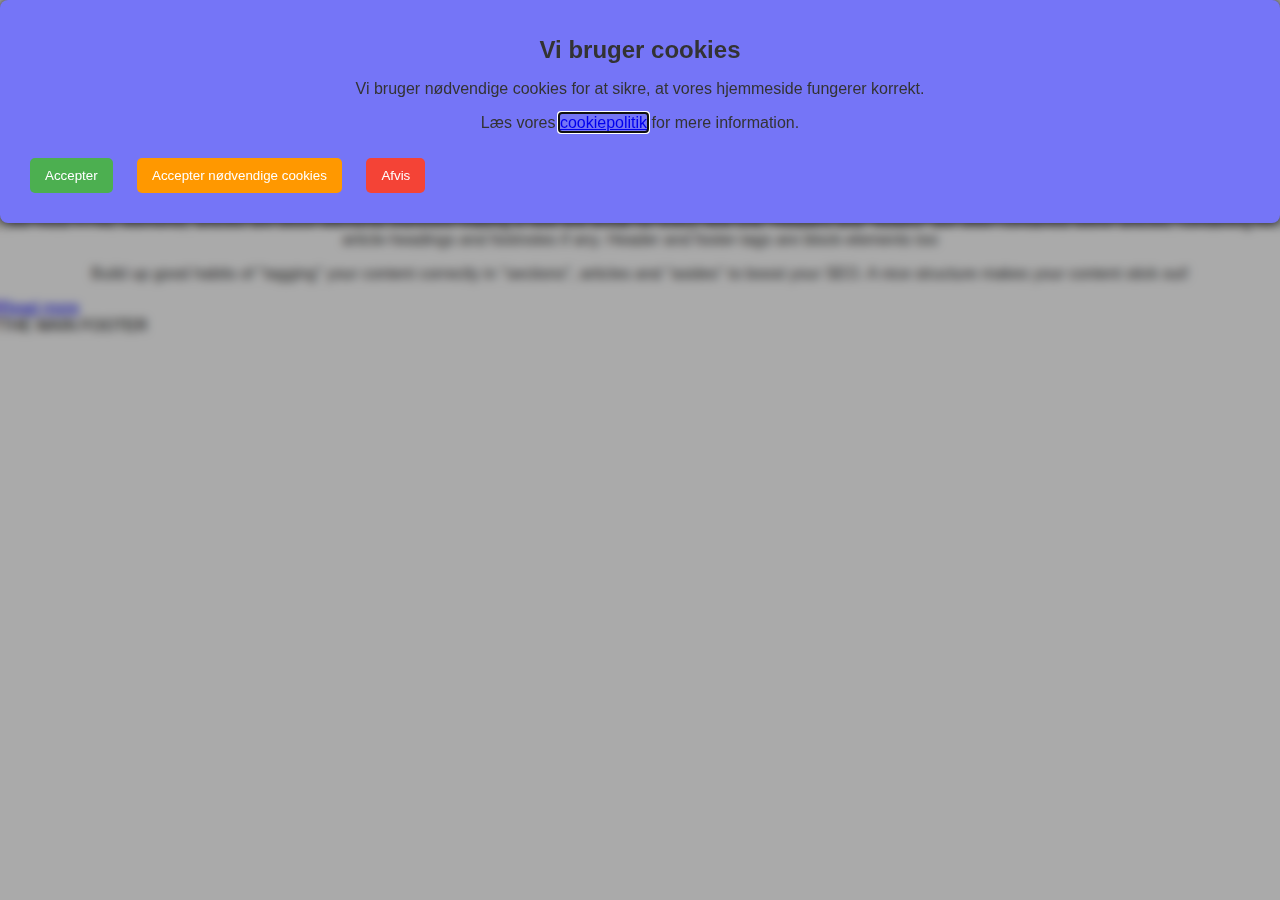
<file: index.html>
<!DOCTYPE html>
<html lang="en">
  <head>
    <meta charset="UTF-8" />
    <meta name="viewport" content="width=device-width, initial-scale=1.0" />
    <title>Document</title>
    <link rel="stylesheet" href="assets/css/main.css" />
    <script src="assets/js/script.js" defer></script>
  </head>
  <body>
    <!-- Cookie Start -->
    <dialog id="cookie-popup">
      <form id="cookie-form">
        <header>
          <h2>Vi bruger cookies</h2>
        </header>
        <section>
          <p>Vi bruger nødvendige cookies for at sikre, at vores hjemmeside fungerer korrekt.</p>
          <p>
            Læs vores
            <a href="#">cookiepolitik</a>
            for mere information.
          </p>
        </section>
        <footer>
          <button type="submit" id="accept-cookies">Accepter</button>
          <button type="button" id="accept-necessary-cookies">Accepter nødvendige cookies</button>
          <button type="button" id="decline-cookies">Afvis</button>
        </footer>
      </form>
    </dialog>

    <!-- SEO Start -->
    <div class="container-main">
      <header class="header-main">
        <h1>Snippets and Workarounds in VS code</h1>
        <h3>How to maximize efficiency in daily routines and "workarounds"</h3>
      </header>
      <nav>
        <!-- THE MAIN NAVIGATION -->
      </nav>
      <main>
        <!-- THE MAIN CONTENT -->
        <!-- SECTION ONE -->
        <section>
          <!-- ARTICLE ONE -->
          <article>
            <header>
              <h3>Article One</h3>
              <h4>This is Article One</h4>
            </header>
            <p>
              The article specifies an independent, self-contained content. An article should make sense on its own and it should be possible to distribute it independently from the rest of the site.
            </p>
            <p>
              Like most HTML elements, articles are block-elements therefore making a new line break for every new one. Headers and "footers" are often contained within articles, containing the
              article-headings and footnotes if any. Header and footer-tags are block-elements too
            </p>
            <p>Build up good habits of "tagging" your content correctly in "sections", articles and "asides" to boost your SEO. A nice structure makes your content stick out!</p>
          </article>
          <footer>
            <a href="https://html.com/tags/article/" target="_blank" title="More about articles">Read more</a>
          </footer>
        </section>
      </main>
      <!-- MAIN FOOTER -->
      <footer>THE MAIN FOOTER</footer>
    </div>
  </body>
</html>
</file>
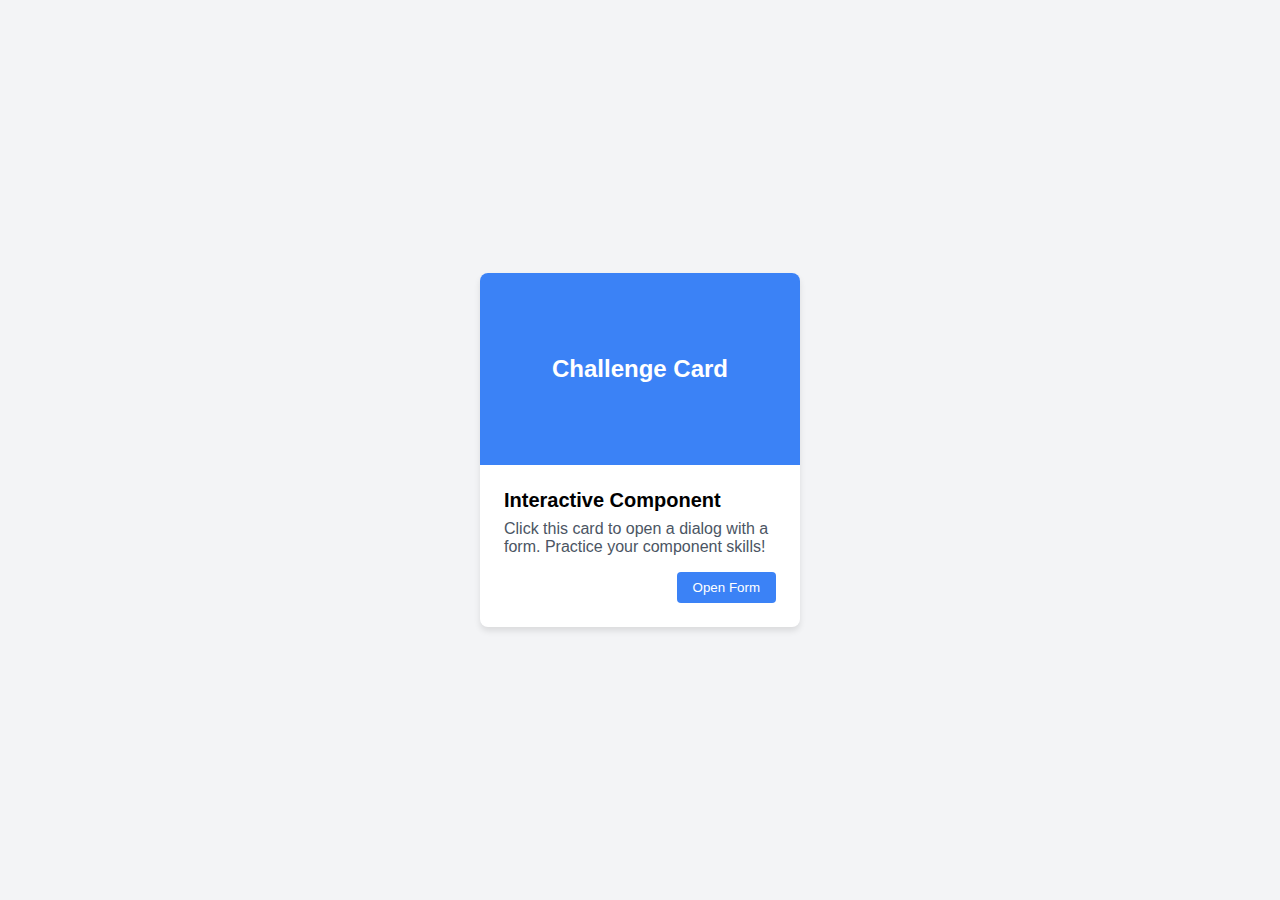
<file: Card-Snippets.html>
<!DOCTYPE html>
<html lang="en">
  <head>
    <meta charset="UTF-8" />
    <meta name="viewport" content="width=device-width, initial-scale=1.0" />
    <title>Challenge Card Component</title>
    <style>
      /* Reset and base styles */
      * {
        margin: 0;
        padding: 0;
        box-sizing: border-box;
        font-family: Arial, sans-serif;
      }

      body {
        background-color: #f3f4f6;
        min-height: 100vh;
        display: flex;
        align-items: center;
        justify-content: center;
        padding: 1rem;
      }

      /* Card Component */
      .card {
        background-color: white;
        border-radius: 0.5rem;
        box-shadow: 0 4px 6px rgba(0, 0, 0, 0.1);
        overflow: hidden;
        width: 320px;
        cursor: pointer;
        transition: box-shadow 0.3s ease;
      }

      .card:hover {
        box-shadow: 0 10px 15px rgba(0, 0, 0, 0.15);
      }

      .card-header {
        height: 12rem;
        background-color: #3b82f6;
        display: flex;
        align-items: center;
        justify-content: center;
      }

      .card-header-title {
        color: white;
        font-size: 1.5rem;
        font-weight: bold;
      }

      .card-body {
        padding: 1.5rem;
      }

      .card-title {
        font-size: 1.25rem;
        font-weight: 600;
        margin-bottom: 0.5rem;
      }

      .card-text {
        color: #4b5563;
        margin-bottom: 1rem;
      }

      .card-actions {
        display: flex;
        justify-content: flex-end;
        margin-top: 1rem;
      }

      /* Button styles */
      .btn {
        padding: 0.5rem 1rem;
        border-radius: 0.25rem;
        cursor: pointer;
        font-weight: 500;
        border: none;
        transition: background-color 0.2s ease;
      }

      .btn-primary {
        background-color: #3b82f6;
        color: white;
      }

      .btn-primary:hover {
        background-color: #2563eb;
      }

      .btn-secondary {
        background-color: #e5e7eb;
        color: #374151;
        margin-right: 0.5rem;
      }

      .btn-secondary:hover {
        background-color: #d1d5db;
      }

      /* Dialog */
      .dialog-overlay {
        position: fixed;
        top: 0;
        left: 0;
        right: 0;
        bottom: 0;
        background-color: rgba(0, 0, 0, 0.5);
        display: flex;
        align-items: center;
        justify-content: center;
        padding: 1rem;
        z-index: 50;
        opacity: 0;
        visibility: hidden;
        transition: opacity 0.3s ease, visibility 0.3s ease;
      }

      .dialog-overlay.active {
        opacity: 1;
        visibility: visible;
      }

      .dialog {
        background-color: white;
        border-radius: 0.5rem;
        box-shadow: 0 10px 25px rgba(0, 0, 0, 0.2);
        width: 100%;
        max-width: 28rem;
        padding: 1.5rem;
        transform: translateY(-20px);
        transition: transform 0.3s ease;
      }

      .dialog-overlay.active .dialog {
        transform: translateY(0);
      }

      .dialog-header {
        display: flex;
        justify-content: space-between;
        align-items: center;
        margin-bottom: 1rem;
      }

      .dialog-title {
        font-size: 1.5rem;
        font-weight: bold;
        color: #1f2937;
      }

      .close-button {
        background: none;
        border: none;
        cursor: pointer;
        color: #6b7280;
      }

      .close-button:hover {
        color: #374151;
      }

      /* Form styles */
      .form-group {
        margin-bottom: 1rem;
      }

      label {
        display: block;
        color: #4b5563;
        margin-bottom: 0.5rem;
      }

      .form-control {
        width: 100%;
        padding: 0.5rem 0.75rem;
        border: 1px solid #d1d5db;
        border-radius: 0.25rem;
        font-size: 1rem;
      }

      .form-control:focus {
        outline: none;
        border-color: #3b82f6;
        box-shadow: 0 0 0 3px rgba(59, 130, 246, 0.3);
      }

      textarea.form-control {
        height: 8rem;
      }

      .form-actions {
        display: flex;
        justify-content: flex-end;
        margin-top: 1.5rem;
      }

      /* Success message */
      .success-message {
        text-align: center;
        padding: 2rem 0;
        display: none;
      }

      .success-icon {
        color: #10b981;
        font-size: 3rem;
        margin-bottom: 1rem;
      }

      .success-title {
        font-size: 1.25rem;
        font-weight: 600;
        margin-bottom: 0.5rem;
      }

      .success-text {
        color: #4b5563;
        margin-bottom: 1.5rem;
      }
    </style>
  </head>
  <body>
    <!-- Card Component -->
    <div class="card" id="challenge-card">
      <div class="card-header">
        <span class="card-header-title">Challenge Card</span>
      </div>
      <div class="card-body">
        <h3 class="card-title">Interactive Component</h3>
        <p class="card-text">Click this card to open a dialog with a form. Practice your component skills!</p>
        <div class="card-actions">
          <button class="btn btn-primary">Open Form</button>
        </div>
      </div>
    </div>

    <!-- Dialog with Form -->
    <div class="dialog-overlay" id="dialog-overlay">
      <div class="dialog">
        <div class="dialog-header">
          <h2 class="dialog-title">Challenge Form</h2>
          <button class="close-button" id="close-dialog">
            <svg width="24" height="24" viewBox="0 0 24 24" fill="none" stroke="currentColor">
              <path stroke-linecap="round" stroke-linejoin="round" stroke-width="2" d="M6 18L18 6M6 6l12 12" />
            </svg>
          </button>
        </div>

        <form id="challenge-form">
          <div class="form-group">
            <label for="name">Name</label>
            <input type="text" id="name" name="name" class="form-control" required />
          </div>
          <div class="form-group">
            <label for="email">Email</label>
            <input type="email" id="email" name="email" class="form-control" required />
          </div>
          <div class="form-group">
            <label for="message">Message</label>
            <textarea id="message" name="message" class="form-control" required></textarea>
          </div>
          <div class="form-actions">
            <button type="button" class="btn btn-secondary" id="cancel-form">Cancel</button>
            <button type="submit" class="btn btn-primary">Submit</button>
          </div>
        </form>

        <div class="success-message" id="success-message">
          <div class="success-icon">✓</div>
          <h3 class="success-title">Thank you!</h3>
          <p class="success-text">Your form has been submitted successfully.</p>
          <button class="btn btn-primary" id="close-success">Close</button>
        </div>
      </div>
    </div>

    <script>
      // DOM Elements
      const card = document.getElementById("challenge-card");
      const dialogOverlay = document.getElementById("dialog-overlay");
      const closeDialogBtn = document.getElementById("close-dialog");
      const cancelFormBtn = document.getElementById("cancel-form");
      const challengeForm = document.getElementById("challenge-form");
      const successMessage = document.getElementById("success-message");
      const closeSuccessBtn = document.getElementById("close-success");

      // Open dialog when card is clicked
      card.addEventListener("click", () => {
        dialogOverlay.classList.add("active");
      });

      // Close dialog functions
      function closeDialog() {
        dialogOverlay.classList.remove("active");

        // Reset form and hide success message after animation completes
        setTimeout(() => {
          challengeForm.reset();
          challengeForm.style.display = "block";
          successMessage.style.display = "none";
        }, 300);
      }

      // Event listeners for closing dialog
      closeDialogBtn.addEventListener("click", closeDialog);
      cancelFormBtn.addEventListener("click", closeDialog);
      closeSuccessBtn.addEventListener("click", closeDialog);

      // Close dialog when clicking outside of it
      dialogOverlay.addEventListener("click", (event) => {
        if (event.target === dialogOverlay) {
          closeDialog();
        }
      });

      // Form submission
      challengeForm.addEventListener("submit", (event) => {
        event.preventDefault();

        // Get form data
        const formData = {
          name: document.getElementById("name").value,
          email: document.getElementById("email").value,
          message: document.getElementById("message").value,
        };

        // Log form data (in a real application, you would send this to a server)
        console.log("Form submitted:", formData);

        // Show success message
        challengeForm.style.display = "none";
        successMessage.style.display = "block";
      });
    </script>
  </body>
</html>
</file>
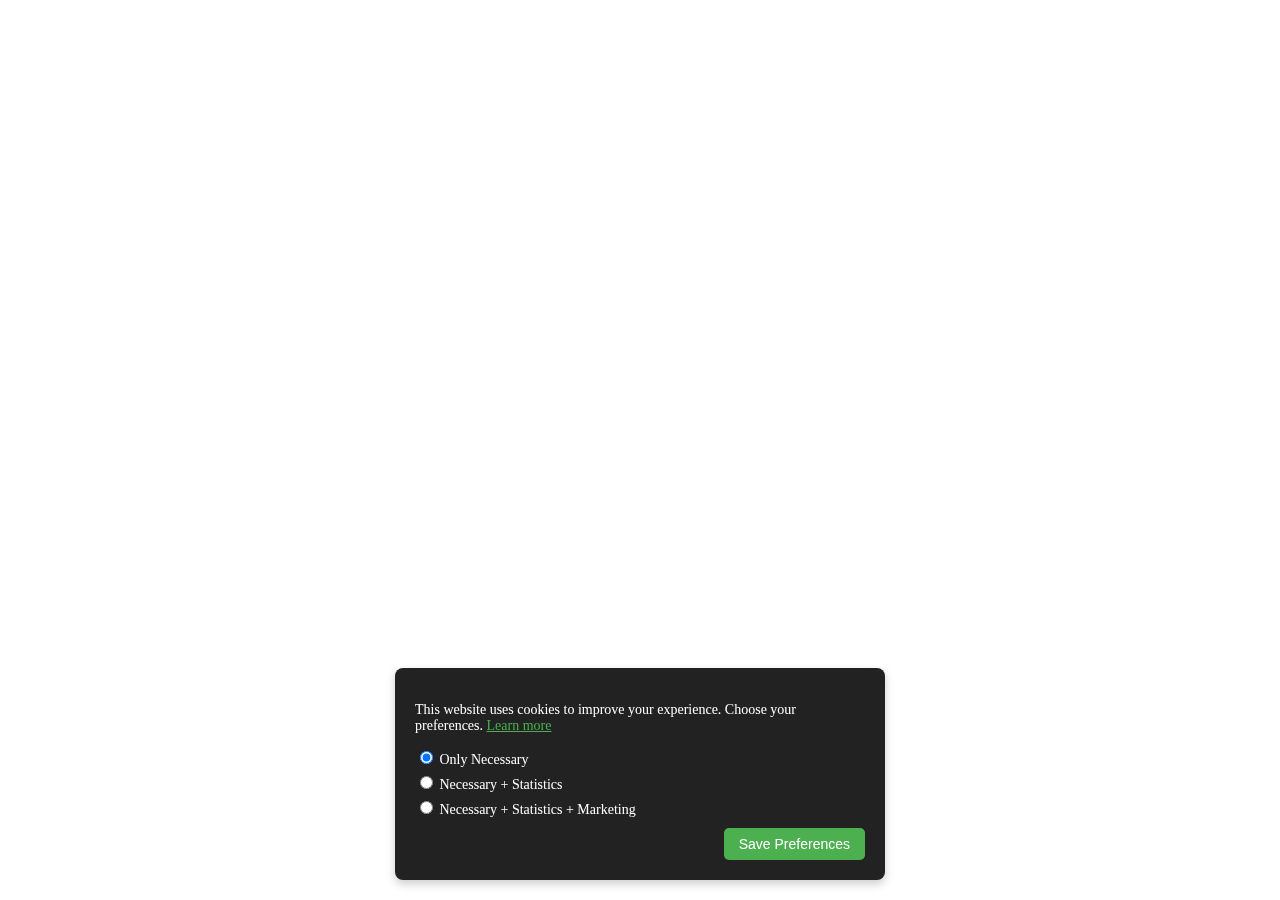
<file: cookie.html>
<!DOCTYPE html>
<html lang="en">
  <head>
    <meta charset="UTF-8" />
    <meta name="viewport" content="width=device-width, initial-scale=1.0" />
    <title>Cookie Consent</title>
    <style>
      /* Popup container */
      .cookie-popup {
        position: fixed;
        bottom: 20px;
        left: 50%;
        transform: translateX(-50%);
        background: #222;
        color: #fff;
        padding: 20px;
        border-radius: 8px;
        box-shadow: 0 4px 10px rgba(0, 0, 0, 0.2);
        max-width: 90%;
        width: 450px;
        font-size: 14px;
        opacity: 0;
        visibility: hidden;
        transition: opacity 0.5s ease-in-out, visibility 0.5s;
      }

      /* Show popup */
      .show {
        opacity: 1;
        visibility: visible;
      }

      /* Form styling */
      .cookie-options label {
        display: block;
        margin: 5px 0;
        cursor: pointer;
      }

      /* Button container */
      .cookie-buttons {
        display: flex;
        justify-content: flex-end;
        gap: 10px;
        margin-top: 10px;
      }

      /* Button styles */
      .cookie-popup button {
        padding: 8px 15px;
        border: none;
        border-radius: 5px;
        cursor: pointer;
        font-size: 14px;
        transition: background 0.3s;
      }

      .save-btn {
        background: #4caf50;
        color: white;
      }

      .save-btn:hover {
        background: #45a049;
      }

      /* Learn more link */
      .cookie-popup a {
        color: #4caf50;
        text-decoration: underline;
        cursor: pointer;
      }

      .cookie-popup a:hover {
        color: #45a049;
      }
    </style>
  </head>
  <body>
    <!-- Cookie Popup -->
    <div id="cookiePopup" class="cookie-popup">
      <p>
        This website uses cookies to improve your experience. Choose your preferences.
        <a href="#">Learn more</a>
      </p>

      <div class="cookie-options">
        <label>
          <input type="radio" name="cookieChoice" value="necessary" checked />
          Only Necessary
        </label>
        <label>
          <input type="radio" name="cookieChoice" value="statistics" />
          Necessary + Statistics
        </label>
        <label>
          <input type="radio" name="cookieChoice" value="marketing" />
          Necessary + Statistics + Marketing
        </label>
      </div>

      <div class="cookie-buttons">
        <button class="save-btn" onclick="savePreferences()">Save Preferences</button>
      </div>
    </div>

    <script>
      // Function to check saved preferences
      function checkCookies() {
        let savedChoice = localStorage.getItem("cookiePreference");
        if (!savedChoice) {
          document.getElementById("cookiePopup").classList.add("show");
        } else {
          applyCookies(savedChoice);
        }
      }

      // Function to save cookie preferences
      function savePreferences() {
        let selectedValue = document.querySelector('input[name="cookieChoice"]:checked').value;
        localStorage.setItem("cookiePreference", selectedValue);
        applyCookies(selectedValue);
        closePopup();
      }

      // Function to apply cookie settings
      function applyCookies(choice) {
        console.log("User selected:", choice);
        if (choice === "statistics" || choice === "marketing") {
          enableAnalytics();
        }
        if (choice === "marketing") {
          enableMarketing();
        }
      }

      // Function to enable analytics cookies
      function enableAnalytics() {
        console.log("Analytics cookies enabled.");
        // Here, you can dynamically load Google Analytics or another tracking script.
      }

      // Function to enable marketing cookies
      function enableMarketing() {
        console.log("Marketing cookies enabled.");
        // Here, you can load ad tracking scripts.
      }

      // Function to close the popup
      function closePopup() {
        const popup = document.getElementById("cookiePopup");
        popup.classList.remove("show");
        setTimeout(() => (popup.style.display = "none"), 500);
      }

      // Run on page load
      window.onload = checkCookies;
    </script>
  </body>
</html>
</file>
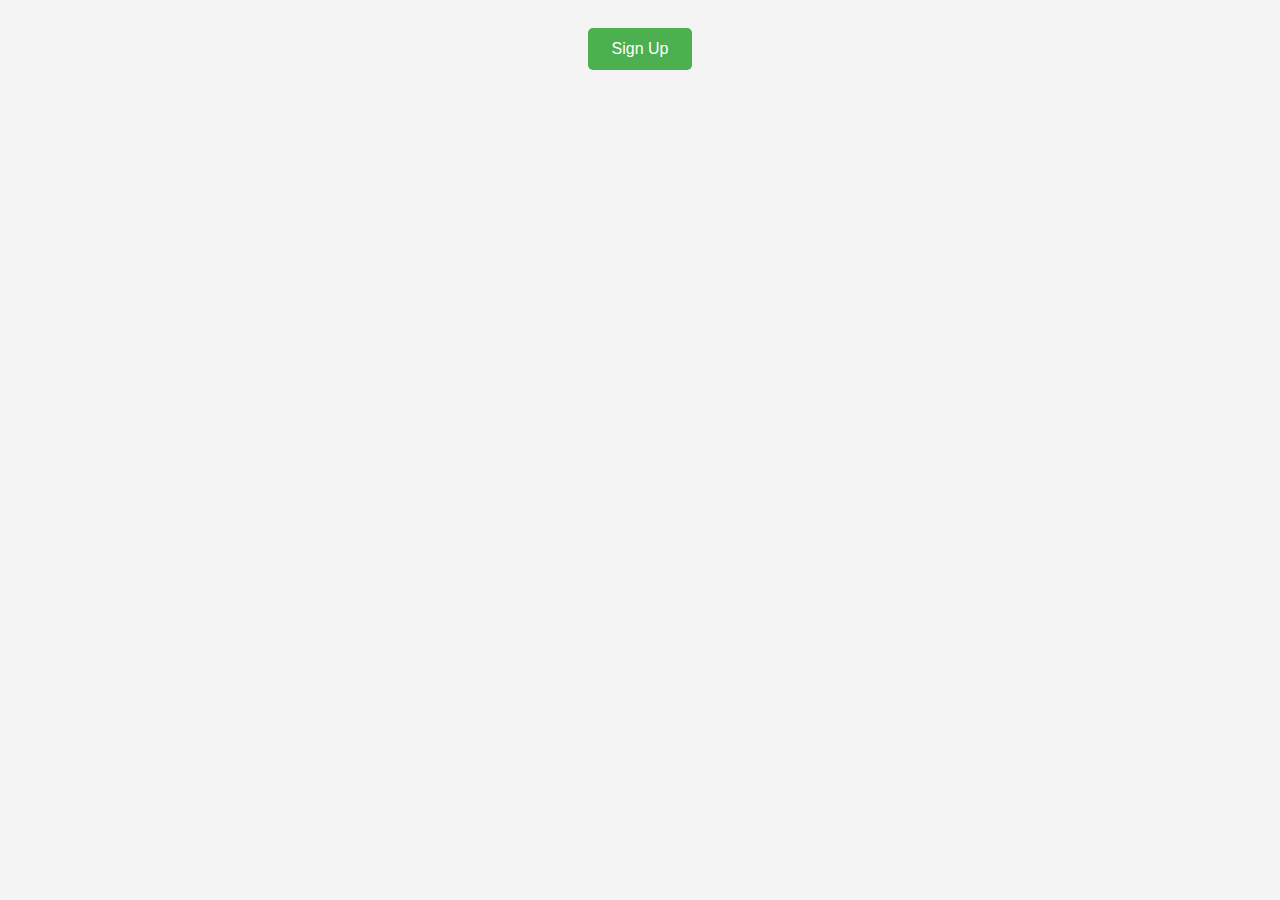
<file: form-popup.html>
<!DOCTYPE html>
<html lang="en">
  <head>
    <meta charset="UTF-8" />
    <meta name="viewport" content="width=device-width, initial-scale=1.0" />
    <title>Modal Signup Form</title>
    <style>
      body {
        font-family: Arial, sans-serif;
        background: #f4f4f4;
        text-align: center;
        padding: 20px;
      }

      .open-modal-btn {
        padding: 12px 24px;
        font-size: 16px;
        border: none;
        border-radius: 5px;
        background: #4caf50;
        color: white;
        cursor: pointer;
        transition: background 0.3s;
      }

      .open-modal-btn:hover {
        background: #45a049;
      }

      .modal-backdrop {
        position: fixed;
        top: 0;
        left: 0;
        width: 100%;
        height: 100%;
        background: rgba(0, 0, 0, 0.4);
        backdrop-filter: blur(8px);
        display: flex;
        justify-content: center;
        align-items: center;
        opacity: 0;
        visibility: hidden;
        transition: opacity 0.3s ease-in-out;
      }

      .show {
        opacity: 1;
        visibility: visible;
      }

      .modal {
        background: #fff;
        padding: 20px;
        border-radius: 10px;
        box-shadow: 0 4px 10px rgba(0, 0, 0, 0.2);
        width: 90%;
        max-width: 400px;
        position: relative;
        transform: scale(0.8);
        transition: transform 0.3s ease-in-out;
      }

      .show .modal {
        transform: scale(1);
      }

      .close-btn {
        position: absolute;
        top: 10px;
        right: 15px;
        background: none;
        border: none;
        font-size: 16px;
        cursor: pointer;
        color: #555;
      }

      .modal form {
        display: flex;
        flex-direction: column;
        gap: 10px;
      }

      .modal input,
      .modal button {
        padding: 10px;
        font-size: 14px;
        border-radius: 5px;
        border: 1px solid #ddd;
      }

      .modal button {
        background: #4caf50;
        color: white;
        border: none;
        cursor: pointer;
        transition: background 0.3s;
      }

      .modal button:hover {
        background: #45a049;
      }
    </style>
  </head>
  <body>
    <button class="open-modal-btn" onclick="openModal()">Sign Up</button>

    <div id="modalBackdrop" class="modal-backdrop">
      <div class="modal">
        <button class="close-btn" onclick="closeModal()">&times;</button>
        <h2>Sign Up</h2>
        <form>
          <input type="text" placeholder="Full Name" required />
          <input type="email" placeholder="Email" required />
          <input type="password" placeholder="Password" required />
          <button type="submit">Register</button>
        </form>
      </div>
    </div>

    <script>
      function openModal() {
        document.getElementById("modalBackdrop").classList.add("show");
      }

      function closeModal() {
        document.getElementById("modalBackdrop").classList.remove("show");
      }

      document.addEventListener("keydown", function (event) {
        if (event.key == "Escape") {
          closeModal();
        }
      });

      document.getElementById("modalBackdrop").addEventListener("click", function (event) {
        if (event.target == this) {
          closeModal();
        }
      });
    </script>
  </body>
</html>
</file>
<file: assets/css/main.css>
:root {
  --primary-color: #333;
  --secondary-color: #f4f4f4;
  --background-color: #d3d3d3;
  --border-color: #ccc;
  --hover-color: #444;
  --active-color: #222;
  --focus-color: #444;
  --button-color: #4caf50;
  --button-hover-color: #45a049;
  --valid-color: green;
  --invalid-color: red;
  --background-half-transparent: #0000004d;
}
/* #region Global Styles */
* {
  box-sizing: border-box;
  margin: 0;
  padding: 0;
}

body {
  font-family: Verdana, Geneva, Tahoma, sans-serif;
  background-color: var(--secondary-color);
  color: black;
}

h1,
h2,
h3,
h4,
h5,
h6,
p {
  color: var(--primary-color);
  margin: 0;
  padding: 0;
  text-align: center;
  margin-bottom: 1rem;
  margin-top: 1rem;
}
/* #endregion */

/* Dialog */
dialog {
  background-color: rgb(117, 117, 247);
  border: none;
  border-radius: 8px;
  box-shadow: 0px 0px 10px var(--active-color);
  width: 100vw;
  max-width: 100%;
  z-index: 1000;
  position: fixed;
  bottom: 0;
  left: 0;
  padding: 20px;
  box-sizing: border-box;
  margin: 0;
}

dialog::backdrop {
  background: var(--background-half-transparent);
  backdrop-filter: blur(5px);
}
/* Form styleing */
#cookile-form {
  display: flex;
  flex-direction: column;
  gap: 15px;
}

button {
  margin: 10px;
  padding: 10px 15px;
  border: none;
  cursor: pointer;
  border-radius: 5px;
}

#accept-cookies {
  background-color: #4caf50;
  color: white;
}
#accept-necessary-cookies {
  background-color: #ff9800;
  color: white;
}
#decline-cookies {
  background-color: #f44336;
  color: white;
}
</file>
